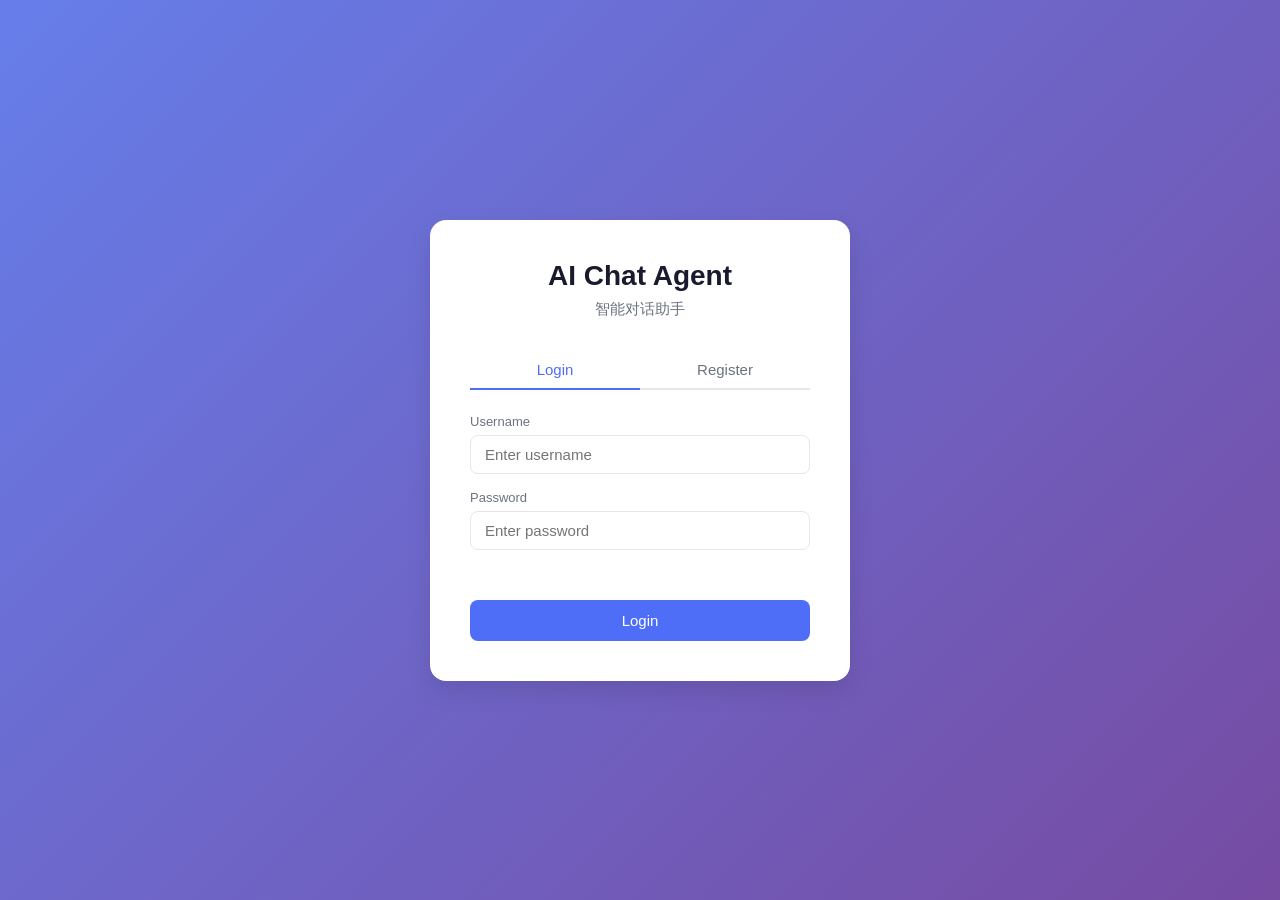
<file: static/index.html>
<!DOCTYPE html>
<html lang="zh-CN">
<head>
    <meta charset="UTF-8">
    <meta name="viewport" content="width=device-width, initial-scale=1.0">
    <title>风控策略智能运维多智能体系统 · 对话工作台</title>
    <link rel="stylesheet" href="/static/css/style.css">
    <link rel="stylesheet" href="/static/lib/github-dark.min.css">
</head>
<body>
    <!-- Auth Container -->
    <div id="auth-container" class="auth-container">
        <div class="auth-card">
            <div class="auth-header">
                <h1>AI Chat Agent</h1>
                <p>智能对话助手</p>
            </div>
            <div class="auth-tabs">
                <button class="auth-tab active" data-tab="login">Login</button>
                <button class="auth-tab" data-tab="register">Register</button>
            </div>
            <form id="login-form" class="auth-form">
                <div class="form-group">
                    <label for="login-username">Username</label>
                    <input type="text" id="login-username" placeholder="Enter username" required>
                </div>
                <div class="form-group">
                    <label for="login-password">Password</label>
                    <input type="password" id="login-password" placeholder="Enter password" required>
                </div>
                <div id="login-error" class="form-error"></div>
                <button type="submit" class="btn btn-primary">Login</button>
            </form>
            <form id="register-form" class="auth-form hidden">
                <div class="form-group">
                    <label for="register-username">Username</label>
                    <input type="text" id="register-username" placeholder="Choose username" required>
                </div>
                <div class="form-group">
                    <label for="register-email">Email</label>
                    <input type="email" id="register-email" placeholder="Enter email" required>
                </div>
                <div class="form-group">
                    <label for="register-password">Password</label>
                    <input type="password" id="register-password" placeholder="Choose password" required minlength="6">
                </div>
                <div id="register-error" class="form-error"></div>
                <button type="submit" class="btn btn-primary">Register</button>
            </form>
        </div>
    </div>

    <!-- Main App Container -->
    <div id="app-container" class="app-container hidden">
        <!-- Sidebar -->
        <aside id="sidebar" class="sidebar">
            <div class="sidebar-header">
                <button id="new-chat-btn" class="btn btn-new-chat">+ New Chat</button>
            </div>
            <div class="sidebar-conversations" id="conversation-list"></div>
            <div class="sidebar-footer">
                <button id="upload-doc-btn" class="btn btn-sidebar-action">📄 Documents</button>
                <div class="user-info">
                    <span id="sidebar-username"></span>
                    <button id="logout-btn" class="btn btn-logout">Logout</button>
                </div>
            </div>
        </aside>

        <!-- Main Chat Area -->
        <main class="main-content">
            <header class="chat-header">
                <button id="sidebar-toggle" class="btn btn-icon">☰</button>
                <h2 id="chat-title">风控策略智能运维多智能体系统</h2>
                <div class="chat-header-actions">
                    <a href="/harness" class="btn btn-agent-mode" title="打开风控策略智能运维多智能体系统控制台">
                        🧭 Harness
                    </a>
                    <button id="agent-mode-toggle" class="btn btn-agent-mode" title="Switch to Agent mode">
                        🤖 Agent Mode
                    </button>
                </div>
            </header>
            <div id="chat-messages" class="chat-messages">
                <div class="welcome-screen" id="welcome-screen">
                    <div class="welcome-icon">🤖</div>
                    <h2>Hello! How can I help you today?</h2>
                    <p>Start a conversation or select one from the sidebar</p>
                    <div class="suggestions">
                        <button class="suggestion-chip" data-text="Explain quantum computing in simple terms">Explain quantum computing</button>
                        <button class="suggestion-chip" data-text="Write a Python script to sort a list">Write Python sorting code</button>
                        <button class="suggestion-chip" data-text="Help me write a professional email">Help write an email</button>
                        <button class="suggestion-chip" data-text="What are the best practices for REST API design?">REST API best practices</button>
                    </div>
                </div>
            </div>
            <div class="chat-input-area">
                <div class="chat-input-container">
                    <div id="attached-docs" class="attached-docs"></div>
                    <div class="input-row">
                        <textarea id="chat-input" placeholder="Type your message..." rows="1"></textarea>
                        <button id="send-btn" class="btn btn-send" disabled>Send</button>
                    </div>
                </div>
            </div>
        </main>
    </div>

    <!-- Upload Modal -->
    <div id="upload-modal" class="modal hidden">
        <div class="modal-content">
            <div class="modal-header">
                <h3>Document Management</h3>
                <button class="modal-close">&times;</button>
            </div>
            <div class="modal-body">
                <div class="upload-zone" id="upload-zone">
                    <p>📁 Drag & drop files here or click to upload</p>
                    <p class="upload-hint">Supports PDF, TXT (max 20MB)</p>
                    <input type="file" id="file-input" accept=".pdf,.txt" hidden>
                </div>
                <div id="upload-progress" class="upload-progress hidden">
                    <div class="progress-bar"><div class="progress-fill"></div></div>
                </div>
                <div id="document-list" class="document-list"></div>
            </div>
        </div>
    </div>

    <div id="toast-container" class="toast-container"></div>

    <script src="/static/lib/marked.min.js"></script>
    <script src="/static/lib/highlight.min.js"></script>
    <script src="/static/js/utils.js"></script>
    <script src="/static/js/api.js"></script>
    <script src="/static/js/markdown.js"></script>
    <script src="/static/js/auth.js"></script>
    <script src="/static/js/conversations.js"></script>
    <script src="/static/js/documents.js"></script>
    <script src="/static/js/chat.js"></script>
    <script src="/static/js/app.js"></script>
</body>
</html>
</file>
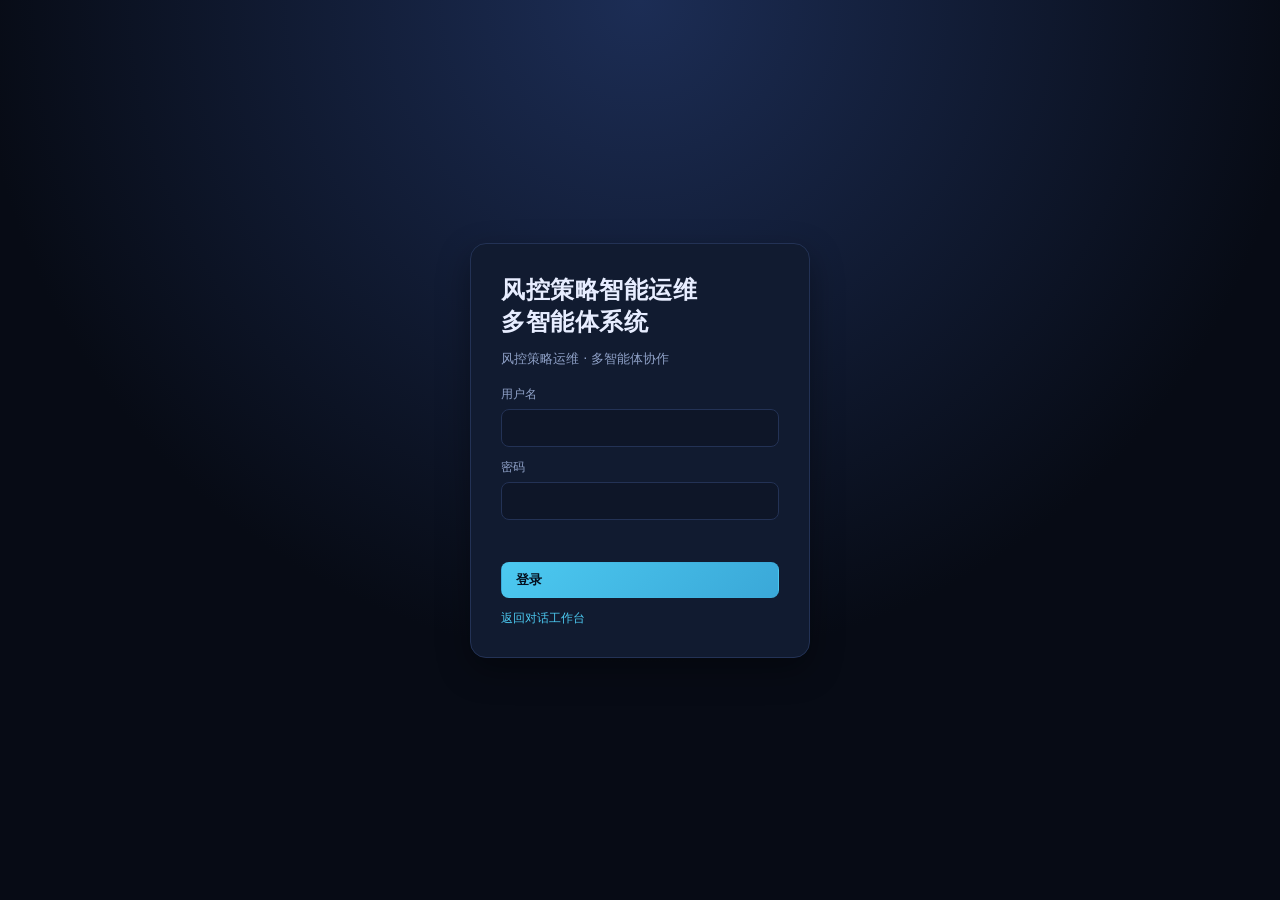
<file: static/harness.html>
<!DOCTYPE html>
<html lang="zh-CN">
<head>
    <meta charset="UTF-8">
    <meta name="viewport" content="width=device-width, initial-scale=1.0">
    <title>风控策略智能运维多智能体系统</title>
    <link rel="stylesheet" href="/static/lib/github-dark.min.css">
    <link rel="stylesheet" href="/static/css/harness.css">
</head>
<body>
    <!-- 登录 -->
    <div id="hx-login" class="hx-login hidden">
        <form id="hx-login-form" class="hx-login-card">
            <h1>风控策略智能运维<br>多智能体系统</h1>
            <p>风控策略运维 · 多智能体协作</p>
            <label>用户名<input id="hx-login-username" autocomplete="username" required></label>
            <label>密码<input id="hx-login-password" type="password" autocomplete="current-password" required></label>
            <div id="hx-login-error" class="hx-error"></div>
            <button type="submit" class="hx-btn primary">登录</button>
            <a class="hx-link" href="/">返回对话工作台</a>
        </form>
    </div>

    <!-- 主应用 -->
    <div id="hx-app" class="hx-app hidden">
        <header class="hx-topbar">
            <div class="hx-brand">
                <span class="hx-logo">H</span>
                <div>
                    <strong>风控策略智能运维多智能体系统</strong>
                    <small>风控策略运维 · 多智能体协作</small>
                </div>
            </div>
            <div id="hx-status" class="hx-status"></div>
            <div class="hx-topbar-actions">
                <a class="hx-btn ghost" href="/">对话工作台</a>
                <button id="hx-refresh" class="hx-btn ghost">刷新</button>
                <button id="hx-new-run" class="hx-btn primary">+ 新建运行</button>
            </div>
        </header>

        <div class="hx-shell">
            <!-- 运行列表 -->
            <aside class="hx-sidebar">
                <div class="hx-sidebar-head">
                    <span>运行记录</span>
                    <span id="hx-run-count" class="hx-muted">0</span>
                </div>
                <div id="hx-runs" class="hx-runs"></div>
            </aside>

            <!-- 主区 -->
            <main class="hx-main">
                <section class="hx-run-head">
                    <div>
                        <h2 id="hx-run-title">选择一个运行，或新建运行</h2>
                        <div id="hx-run-meta" class="hx-run-meta"></div>
                    </div>
                    <div id="hx-run-actions" class="hx-run-actions"></div>
                </section>

                <section class="hx-board" id="hx-board">
                    <div class="hx-board-col" data-status="pending">
                        <h4>待执行 <span id="hx-cnt-pending">0</span></h4>
                        <div id="hx-col-pending" class="hx-col-body"></div>
                    </div>
                    <div class="hx-board-col" data-status="in_progress">
                        <h4>进行中 <span id="hx-cnt-progress">0</span></h4>
                        <div id="hx-col-progress" class="hx-col-body"></div>
                    </div>
                    <div class="hx-board-col" data-status="completed">
                        <h4>已完成 <span id="hx-cnt-completed">0</span></h4>
                        <div id="hx-col-completed" class="hx-col-body"></div>
                    </div>
                    <div class="hx-board-col" data-status="failed">
                        <h4>异常 / 阻塞 <span id="hx-cnt-failed">0</span></h4>
                        <div id="hx-col-failed" class="hx-col-body"></div>
                    </div>
                </section>

                <section class="hx-panel">
                    <div class="hx-panel-head">
                        <h3>运行时间线</h3>
                        <span id="hx-event-count" class="hx-muted">0 事件</span>
                    </div>
                    <div id="hx-timeline" class="hx-timeline"></div>
                </section>

                <section class="hx-panel">
                    <div class="hx-panel-head">
                        <h3>最终报告</h3>
                        <button id="hx-open-report" class="hx-btn ghost small" disabled>全屏查看</button>
                    </div>
                    <div id="hx-report" class="hx-report hx-empty">运行完成后在此展示最终分析报告</div>
                </section>
            </main>

            <!-- 右侧检查器 -->
            <aside class="hx-inspector">
                <div class="hx-tabs">
                    <button class="hx-tab active" data-tab="approvals">审批 <span id="hx-badge-approvals" class="hx-badge hidden">0</span></button>
                    <button class="hx-tab" data-tab="files">文件</button>
                    <button class="hx-tab" data-tab="skills">技能</button>
                    <button class="hx-tab" data-tab="traces">追踪</button>
                    <button class="hx-tab" data-tab="memory">记忆</button>
                </div>
                <div class="hx-pane active" data-pane="approvals">
                    <div id="hx-approvals" class="hx-pane-body hx-empty">暂无待审批动作</div>
                </div>
                <div class="hx-pane" data-pane="files">
                    <div id="hx-files" class="hx-pane-body hx-empty">选择运行后查看工作资产</div>
                </div>
                <div class="hx-pane" data-pane="skills">
                    <div id="hx-skills" class="hx-pane-body hx-empty">加载技能库…</div>
                </div>
                <div class="hx-pane" data-pane="traces">
                    <div id="hx-traces" class="hx-pane-body hx-empty">选择运行后查看链路</div>
                </div>
                <div class="hx-pane" data-pane="memory">
                    <div class="hx-pane-body">
                        <div class="hx-search-row">
                            <input id="hx-memory-q" placeholder="检索长期经验…">
                            <button id="hx-memory-search" class="hx-btn ghost small">搜索</button>
                        </div>
                        <div id="hx-memory" class="hx-empty">输入关键字检索长期记忆</div>
                    </div>
                </div>
            </aside>
        </div>
    </div>

    <!-- 新建运行 -->
    <div id="hx-modal-new" class="hx-modal hidden">
        <div class="hx-modal-card">
            <div class="hx-modal-head">
                <h3>新建 Harness 运行</h3>
                <button class="hx-modal-close" data-close="hx-modal-new">&times;</button>
            </div>
            <p class="hx-muted">描述业务问题即可，主 Agent 会自动拆解任务并委派给专业子 Agent。</p>
            <textarea id="hx-objective" rows="5" placeholder="例如：分析 R_RISK_001 规则上线后出现的误杀问题，给出调整建议、回归测试与效果对比结论"></textarea>
            <div class="hx-chips">
                <button class="hx-chip" data-sample="分析 R_RISK_001 规则上线后出现的误杀问题，给出调整建议、回归测试与效果对比结论">误杀排查</button>
                <button class="hx-chip" data-sample="评估 R_TXN_014 大额交易规则调整方案，完成回测并生成灰度审批材料">规则调整 + 灰度</button>
                <button class="hx-chip" data-sample="核查 device_risk_score 与 same_device_user_count_7d 的分布漂移，判断是否影响拦截效果">特征漂移分析</button>
            </div>
            <div id="hx-new-error" class="hx-error"></div>
            <div class="hx-modal-actions">
                <button class="hx-btn ghost" data-close="hx-modal-new">取消</button>
                <button id="hx-create-run" class="hx-btn primary">启动运行</button>
            </div>
        </div>
    </div>

    <!-- 通用查看器 -->
    <div id="hx-modal" class="hx-modal hidden">
        <div class="hx-modal-card wide">
            <div class="hx-modal-head">
                <h3 id="hx-modal-title">详情</h3>
                <button class="hx-modal-close" data-close="hx-modal">&times;</button>
            </div>
            <div id="hx-modal-body" class="hx-modal-body"></div>
        </div>
    </div>

    <div id="toast-container" class="toast-container"></div>

    <script src="/static/lib/marked.min.js"></script>
    <script src="/static/lib/highlight.min.js"></script>
    <script src="/static/js/utils.js"></script>
    <script src="/static/js/api.js"></script>
    <script src="/static/js/markdown.js"></script>
    <script src="/static/js/harness.js"></script>
</body>
</html>
</file>
<file: static/css/style.css>
/* ===== CSS Reset & Variables ===== */
*,
*::before,
*::after {
    box-sizing: border-box;
    margin: 0;
    padding: 0;
}

:root {
    --primary: #4F6EF7;
    --primary-hover: #3D5CE5;
    --primary-light: #EEF1FE;
    --bg-primary: #FFFFFF;
    --bg-secondary: #F7F8FA;
    --bg-sidebar: #F0F1F5;
    --bg-user-bubble: #4F6EF7;
    --bg-assistant-bubble: #F3F4F6;
    --text-primary: #1A1A2E;
    --text-secondary: #6B7280;
    --text-light: #9CA3AF;
    --border: #E5E7EB;
    --shadow-sm: 0 1px 2px rgba(0, 0, 0, 0.05);
    --shadow-md: 0 4px 6px rgba(0, 0, 0, 0.07);
    --shadow-lg: 0 10px 25px rgba(0, 0, 0, 0.1);
    --radius-sm: 8px;
    --radius-md: 12px;
    --radius-lg: 16px;
    --radius-xl: 24px;
    --sidebar-width: 280px;
    --font-sans: -apple-system, BlinkMacSystemFont, "Segoe UI", Roboto, "Helvetica Neue", Arial, "Noto Sans SC", sans-serif;
    --font-mono: "SF Mono", "Fira Code", "Consolas", monospace;
    --transition: 0.2s ease;
}

body {
    font-family: var(--font-sans);
    background: var(--bg-primary);
    color: var(--text-primary);
    height: 100vh;
    overflow: hidden;
    -webkit-font-smoothing: antialiased;
}

.hidden { display: none !important; }

/* ===== Auth Styles ===== */
.auth-container {
    display: flex;
    align-items: center;
    justify-content: center;
    min-height: 100vh;
    background: linear-gradient(135deg, #667eea 0%, #764ba2 100%);
}

.auth-card {
    background: var(--bg-primary);
    border-radius: var(--radius-lg);
    padding: 40px;
    width: 420px;
    max-width: 90vw;
    box-shadow: var(--shadow-lg);
}

.auth-header {
    text-align: center;
    margin-bottom: 32px;
}

.auth-header h1 {
    font-size: 28px;
    font-weight: 700;
    color: var(--text-primary);
    margin-bottom: 8px;
}

.auth-header p {
    color: var(--text-secondary);
    font-size: 15px;
}

.auth-tabs {
    display: flex;
    margin-bottom: 24px;
    border-bottom: 2px solid var(--border);
}

.auth-tab {
    flex: 1;
    padding: 10px;
    background: none;
    border: none;
    border-bottom: 2px solid transparent;
    margin-bottom: -2px;
    font-size: 15px;
    font-weight: 500;
    color: var(--text-secondary);
    cursor: pointer;
    transition: var(--transition);
}

.auth-tab.active {
    color: var(--primary);
    border-bottom-color: var(--primary);
}

.auth-form {
    display: flex;
    flex-direction: column;
    gap: 16px;
}

.form-group {
    display: flex;
    flex-direction: column;
    gap: 6px;
}

.form-group label {
    font-size: 13px;
    font-weight: 500;
    color: var(--text-secondary);
}

.form-group input {
    padding: 10px 14px;
    border: 1.5px solid var(--border);
    border-radius: var(--radius-sm);
    font-size: 15px;
    font-family: var(--font-sans);
    transition: var(--transition);
    outline: none;
}

.form-group input:focus {
    border-color: var(--primary);
    box-shadow: 0 0 0 3px var(--primary-light);
}

.form-error {
    color: #EF4444;
    font-size: 13px;
    min-height: 18px;
}

/* ===== Buttons ===== */
.btn {
    padding: 10px 20px;
    border: none;
    border-radius: var(--radius-sm);
    font-size: 14px;
    font-weight: 500;
    font-family: var(--font-sans);
    cursor: pointer;
    transition: var(--transition);
}

.btn-primary {
    background: var(--primary);
    color: white;
    width: 100%;
    padding: 12px;
    font-size: 15px;
}

.btn-primary:hover {
    background: var(--primary-hover);
}

.btn-primary:disabled {
    opacity: 0.5;
    cursor: not-allowed;
}

.btn-new-chat {
    width: 100%;
    padding: 10px;
    background: var(--primary);
    color: white;
    border-radius: var(--radius-sm);
    font-size: 14px;
}

.btn-new-chat:hover {
    background: var(--primary-hover);
}

.btn-icon {
    background: none;
    border: none;
    font-size: 20px;
    cursor: pointer;
    padding: 4px 8px;
    border-radius: var(--radius-sm);
    color: var(--text-secondary);
}

.btn-icon:hover {
    background: var(--bg-secondary);
}

.btn-sidebar-action {
    width: 100%;
    background: var(--bg-secondary);
    color: var(--text-primary);
    padding: 8px 12px;
    font-size: 13px;
    text-align: left;
}

.btn-sidebar-action:hover {
    background: var(--border);
}

.btn-logout {
    background: none;
    border: none;
    color: var(--text-light);
    font-size: 12px;
    cursor: pointer;
    padding: 2px 0;
}

.btn-logout:hover {
    color: #EF4444;
}

.btn-send {
    background: var(--primary);
    color: white;
    width: 40px;
    height: 40px;
    padding: 0;
    border-radius: 50%;
    display: flex;
    align-items: center;
    justify-content: center;
    font-size: 18px;
    flex-shrink: 0;
}

.btn-send:hover { background: var(--primary-hover); }
.btn-send:disabled {
    background: var(--border);
    cursor: not-allowed;
}

/* ===== App Layout ===== */
.app-container {
    display: flex;
    height: 100vh;
}

/* ===== Sidebar ===== */
.sidebar {
    width: var(--sidebar-width);
    background: var(--bg-sidebar);
    border-right: 1px solid var(--border);
    display: flex;
    flex-direction: column;
    flex-shrink: 0;
    transition: transform var(--transition);
}

.sidebar-header {
    padding: 16px;
}

.sidebar-conversations {
    flex: 1;
    overflow-y: auto;
    padding: 0 8px;
}

.conversation-item {
    padding: 10px 12px;
    border-radius: var(--radius-sm);
    cursor: pointer;
    font-size: 14px;
    color: var(--text-primary);
    margin-bottom: 4px;
    display: flex;
    align-items: center;
    justify-content: space-between;
    gap: 8px;
    transition: var(--transition);
}

.conversation-item:hover {
    background: var(--border);
}

.conversation-item.active {
    background: white;
    box-shadow: var(--shadow-sm);
}

.conversation-item .conv-title {
    flex: 1;
    white-space: nowrap;
    overflow: hidden;
    text-overflow: ellipsis;
}

.conversation-item .conv-delete {
    opacity: 0;
    background: none;
    border: none;
    color: var(--text-light);
    cursor: pointer;
    font-size: 14px;
    padding: 2px 4px;
    border-radius: 4px;
}

.conversation-item:hover .conv-delete {
    opacity: 1;
}

.conversation-item .conv-delete:hover {
    color: #EF4444;
    background: #FEE2E2;
}

.sidebar-footer {
    padding: 12px 16px;
    border-top: 1px solid var(--border);
    display: flex;
    flex-direction: column;
    gap: 8px;
}

.user-info {
    display: flex;
    align-items: center;
    justify-content: space-between;
    font-size: 13px;
}

#sidebar-username {
    font-weight: 500;
    color: var(--text-primary);
}

/* ===== Main Content ===== */
.main-content {
    flex: 1;
    display: flex;
    flex-direction: column;
    min-width: 0;
}

.chat-header {
    padding: 12px 20px;
    border-bottom: 1px solid var(--border);
    display: flex;
    align-items: center;
    gap: 12px;
    background: var(--bg-primary);
    flex-shrink: 0;
}

.chat-header h2 {
    font-size: 16px;
    font-weight: 600;
    flex: 1;
    white-space: nowrap;
    overflow: hidden;
    text-overflow: ellipsis;
}

/* ===== Chat Messages ===== */
.chat-messages {
    flex: 1;
    overflow-y: auto;
    padding: 20px 0;
    display: flex;
    flex-direction: column;
}

.welcome-screen {
    flex: 1;
    display: flex;
    flex-direction: column;
    align-items: center;
    justify-content: center;
    padding: 40px;
    text-align: center;
}

.welcome-icon {
    font-size: 64px;
    margin-bottom: 16px;
}

.welcome-screen h2 {
    font-size: 22px;
    margin-bottom: 8px;
    color: var(--text-primary);
}

.welcome-screen p {
    color: var(--text-secondary);
    margin-bottom: 24px;
}

.suggestions {
    display: flex;
    flex-wrap: wrap;
    gap: 8px;
    justify-content: center;
    max-width: 600px;
}

.suggestion-chip {
    padding: 8px 16px;
    background: var(--bg-secondary);
    border: 1px solid var(--border);
    border-radius: var(--radius-xl);
    font-size: 13px;
    color: var(--text-primary);
    cursor: pointer;
    font-family: var(--font-sans);
    transition: var(--transition);
}

.suggestion-chip:hover {
    background: var(--primary-light);
    border-color: var(--primary);
    color: var(--primary);
}

/* ===== Message Bubbles ===== */
.message {
    display: flex;
    gap: 12px;
    padding: 8px 24px;
    max-width: 850px;
    width: 100%;
    margin: 0 auto;
}

.message.user {
    flex-direction: row-reverse;
}

.message-avatar {
    width: 32px;
    height: 32px;
    border-radius: 50%;
    display: flex;
    align-items: center;
    justify-content: center;
    font-size: 16px;
    flex-shrink: 0;
}

.message.user .message-avatar {
    background: var(--primary);
}

.message.assistant .message-avatar {
    background: var(--bg-secondary);
}

.message-content {
    max-width: 75%;
    padding: 12px 16px;
    border-radius: var(--radius-md);
    font-size: 15px;
    line-height: 1.6;
    overflow-wrap: break-word;
}

.message.user .message-content {
    background: var(--bg-user-bubble);
    color: white;
    border-bottom-right-radius: 4px;
}

.message.assistant .message-content {
    background: var(--bg-assistant-bubble);
    color: var(--text-primary);
    border-bottom-left-radius: 4px;
}

/* Markdown inside messages */
.message-content p {
    margin-bottom: 8px;
}

.message-content p:last-child {
    margin-bottom: 0;
}

.message-content ul,
.message-content ol {
    margin: 8px 0;
    padding-left: 20px;
}

.message-content li {
    margin-bottom: 4px;
}

.message-content h1,
.message-content h2,
.message-content h3,
.message-content h4 {
    margin: 12px 0 6px;
    font-weight: 600;
}

.message-content h1 { font-size: 1.4em; }
.message-content h2 { font-size: 1.2em; }
.message-content h3 { font-size: 1.1em; }

.message-content table {
    border-collapse: collapse;
    margin: 8px 0;
}

.message-content th,
.message-content td {
    border: 1px solid var(--border);
    padding: 6px 12px;
    text-align: left;
    font-size: 14px;
}

.message-content th {
    background: var(--bg-secondary);
    font-weight: 600;
}

.message-content blockquote {
    border-left: 3px solid var(--primary);
    padding-left: 12px;
    margin: 8px 0;
    color: var(--text-secondary);
}

.message-content a {
    color: var(--primary);
    text-decoration: underline;
}

/* Code blocks */
.message-content pre {
    background: #1E1E2E;
    color: #CDD6F4;
    padding: 16px;
    border-radius: var(--radius-sm);
    overflow-x: auto;
    margin: 8px 0;
    position: relative;
}

.message-content code {
    font-family: var(--font-mono);
    font-size: 13px;
}

.message-content :not(pre) > code {
    background: rgba(0, 0, 0, 0.06);
    padding: 2px 6px;
    border-radius: 4px;
    font-size: 0.9em;
}

.message.user .message-content :not(pre) > code {
    background: rgba(255, 255, 255, 0.2);
}

.code-block-wrapper {
    position: relative;
}

.copy-btn {
    position: absolute;
    top: 8px;
    right: 8px;
    background: rgba(255, 255, 255, 0.1);
    border: none;
    color: #CDD6F4;
    padding: 4px 10px;
    border-radius: 4px;
    font-size: 12px;
    cursor: pointer;
    font-family: var(--font-sans);
    opacity: 0;
    transition: opacity var(--transition);
}

.code-block-wrapper:hover .copy-btn {
    opacity: 1;
}

.copy-btn:hover {
    background: rgba(255, 255, 255, 0.2);
}

/* ===== Chat Input ===== */
.chat-input-area {
    padding: 12px 24px 20px;
    border-top: 1px solid var(--border);
    background: var(--bg-primary);
}

.chat-input-container {
    max-width: 850px;
    margin: 0 auto;
    border: 1.5px solid var(--border);
    border-radius: var(--radius-lg);
    background: var(--bg-secondary);
    padding: 8px 12px;
    transition: border-color var(--transition);
}

.chat-input-container:focus-within {
    border-color: var(--primary);
    box-shadow: 0 0 0 3px var(--primary-light);
}

.input-row {
    display: flex;
    align-items: flex-end;
    gap: 8px;
}

#chat-input {
    flex: 1;
    border: none;
    background: transparent;
    resize: none;
    font-size: 15px;
    font-family: var(--font-sans);
    line-height: 1.5;
    outline: none;
    max-height: 150px;
    padding: 4px 0;
}

.attached-docs {
    display: flex;
    gap: 6px;
    flex-wrap: wrap;
    padding-bottom: 6px;
    min-height: 0;
}

.doc-tag {
    display: flex;
    align-items: center;
    gap: 4px;
    padding: 2px 8px;
    background: var(--primary-light);
    color: var(--primary);
    border-radius: var(--radius-xl);
    font-size: 12px;
}

.doc-tag .doc-tag-remove {
    cursor: pointer;
    font-size: 14px;
    color: var(--primary);
    background: none;
    border: none;
    padding: 0 2px;
}

/* ===== Typing Indicator ===== */
.typing-indicator {
    display: flex;
    gap: 4px;
    padding: 12px 16px;
}

.typing-indicator span {
    width: 8px;
    height: 8px;
    background: var(--text-light);
    border-radius: 50%;
    animation: typing 1.4s infinite;
}

.typing-indicator span:nth-child(2) { animation-delay: 0.2s; }
.typing-indicator span:nth-child(3) { animation-delay: 0.4s; }

@keyframes typing {
    0%, 60%, 100% { transform: translateY(0); opacity: 0.4; }
    30% { transform: translateY(-6px); opacity: 1; }
}

/* ===== Modal ===== */
.modal {
    position: fixed;
    top: 0;
    left: 0;
    right: 0;
    bottom: 0;
    background: rgba(0, 0, 0, 0.5);
    display: flex;
    align-items: center;
    justify-content: center;
    z-index: 1000;
}

.modal-content {
    background: var(--bg-primary);
    border-radius: var(--radius-lg);
    width: 520px;
    max-width: 90vw;
    max-height: 80vh;
    display: flex;
    flex-direction: column;
    box-shadow: var(--shadow-lg);
}

.modal-header {
    padding: 16px 20px;
    border-bottom: 1px solid var(--border);
    display: flex;
    align-items: center;
    justify-content: space-between;
}

.modal-header h3 {
    font-size: 16px;
}

.modal-close {
    background: none;
    border: none;
    font-size: 24px;
    cursor: pointer;
    color: var(--text-secondary);
    padding: 0 4px;
}

.modal-body {
    padding: 20px;
    overflow-y: auto;
}

/* Upload Zone */
.upload-zone {
    border: 2px dashed var(--border);
    border-radius: var(--radius-md);
    padding: 32px;
    text-align: center;
    cursor: pointer;
    transition: var(--transition);
    margin-bottom: 16px;
}

.upload-zone:hover,
.upload-zone.drag-over {
    border-color: var(--primary);
    background: var(--primary-light);
}

.upload-zone p {
    color: var(--text-secondary);
    font-size: 14px;
}

.upload-hint {
    font-size: 12px !important;
    color: var(--text-light) !important;
    margin-top: 4px;
}

.upload-progress {
    margin-bottom: 16px;
}

.progress-bar {
    height: 4px;
    background: var(--border);
    border-radius: 2px;
    overflow: hidden;
}

.progress-fill {
    height: 100%;
    background: var(--primary);
    width: 0%;
    transition: width 0.3s;
}

/* Document List */
.document-list {
    display: flex;
    flex-direction: column;
    gap: 8px;
}

.doc-item {
    display: flex;
    align-items: center;
    gap: 10px;
    padding: 10px 12px;
    background: var(--bg-secondary);
    border-radius: var(--radius-sm);
    font-size: 14px;
    cursor: pointer;
    border: 1px solid transparent;
    transition: border-color 0.15s, background 0.15s;
}

.doc-item:hover {
    border-color: var(--primary);
}

/* 已附加到对话的文档 */
.doc-item.selected {
    border-color: var(--primary);
    background: var(--primary-light);
}

/* 未索引完成（processing / error）：不可附加 */
.doc-item.not-selectable {
    cursor: not-allowed;
    opacity: 0.6;
}

.doc-item.not-selectable:hover {
    border-color: transparent;
}

/* 勾选标记：固定宽度，避免选中前后行内元素位移 */
.doc-item .doc-check {
    width: 16px;
    flex: 0 0 16px;
    text-align: center;
    color: var(--primary);
    font-weight: 700;
    font-size: 13px;
}

.doc-list-hint {
    padding: 0 2px 8px;
    font-size: 12px;
    color: var(--text-light);
}

.doc-item .doc-icon {
    font-size: 20px;
}

.doc-item .doc-info {
    flex: 1;
}

.doc-item .doc-name {
    font-weight: 500;
}

.doc-item .doc-meta {
    font-size: 12px;
    color: var(--text-light);
}

.doc-item .doc-status {
    font-size: 11px;
    padding: 2px 8px;
    border-radius: 10px;
    font-weight: 500;
}

.doc-status.ready {
    background: #D1FAE5;
    color: #065F46;
}

.doc-status.processing {
    background: #FEF3C7;
    color: #92400E;
}

.doc-status.error {
    background: #FEE2E2;
    color: #991B1B;
}

.doc-item .doc-delete {
    background: none;
    border: none;
    color: var(--text-light);
    cursor: pointer;
    font-size: 16px;
}

.doc-item .doc-delete:hover {
    color: #EF4444;
}

/* ===== Toast ===== */
.toast-container {
    position: fixed;
    top: 20px;
    right: 20px;
    z-index: 2000;
    display: flex;
    flex-direction: column;
    gap: 8px;
}

.toast {
    padding: 12px 20px;
    border-radius: var(--radius-sm);
    color: white;
    font-size: 14px;
    box-shadow: var(--shadow-md);
    animation: slideIn 0.3s ease;
}

.toast.error {
    background: #EF4444;
}

.toast.success {
    background: #10B981;
}

.toast.info {
    background: var(--primary);
}

@keyframes slideIn {
    from { transform: translateX(100%); opacity: 0; }
    to { transform: translateX(0); opacity: 1; }
}

/* ===== Responsive ===== */
@media (max-width: 768px) {
    .sidebar {
        position: fixed;
        left: 0;
        top: 0;
        bottom: 0;
        z-index: 100;
        transform: translateX(-100%);
    }

    .sidebar.open {
        transform: translateX(0);
    }

    .message {
        padding: 8px 12px;
    }

    .message-content {
        max-width: 85%;
    }

    #sidebar-toggle {
        display: block;
    }
}

@media (min-width: 769px) {
    #sidebar-toggle {
        display: none;
    }
}

/* Scrollbar */
::-webkit-scrollbar {
    width: 6px;
}

::-webkit-scrollbar-track {
    background: transparent;
}

::-webkit-scrollbar-thumb {
    background: var(--border);
    border-radius: 3px;
}

::-webkit-scrollbar-thumb:hover {
    background: var(--text-light);
}

/* Stop generation button */
.stop-btn {
    background: var(--text-secondary);
    color: white;
    border: none;
    padding: 6px 14px;
    border-radius: var(--radius-xl);
    font-size: 13px;
    cursor: pointer;
    font-family: var(--font-sans);
    position: absolute;
    bottom: 90px;
    left: 50%;
    transform: translateX(-50%);
    z-index: 10;
    animation: fadeIn 0.2s ease;
}

.stop-btn:hover {
    background: var(--text-primary);
}

@keyframes fadeIn {
    from { opacity: 0; }
    to { opacity: 1; }
}

/* ===== Agent Mode ===== */
.btn-agent-mode {
    background: var(--bg-secondary);
    color: var(--text-secondary);
    border: 1px solid var(--border);
    padding: 6px 14px;
    border-radius: var(--radius-xl);
    font-size: 13px;
    font-weight: 500;
    cursor: pointer;
    font-family: var(--font-sans);
    transition: var(--transition);
    white-space: nowrap;
}

.btn-agent-mode:hover {
    background: var(--primary-light);
    border-color: var(--primary);
    color: var(--primary);
}

.btn-agent-mode.active {
    background: var(--primary);
    color: white;
    border-color: var(--primary);
}

/* Agent progress */
.agent-message .message-content {
    max-width: 90% !important;
    background: var(--bg-primary) !important;
    border: 1px solid var(--border) !important;
}

.agent-progress {
    padding: 4px;
}

.agent-status-line {
    display: flex;
    align-items: center;
    gap: 8px;
    margin-bottom: 12px;
    font-size: 14px;
    font-weight: 500;
    color: var(--text-primary);
}

.agent-spinner {
    display: inline-block;
    width: 16px;
    height: 16px;
    border: 2px solid var(--border);
    border-top: 2px solid var(--primary);
    border-radius: 50%;
    animation: spin 1s linear infinite;
}

@keyframes spin {
    to { transform: rotate(360deg); }
}

.agent-steps {
    display: flex;
    flex-direction: column;
    gap: 6px;
}

.agent-step {
    display: flex;
    align-items: center;
    gap: 8px;
    padding: 8px 12px;
    border-radius: var(--radius-sm);
    font-size: 13px;
    background: var(--bg-secondary);
}

.agent-step.pending {
    opacity: 0.6;
}

.agent-step.done {
    background: #D1FAE5;
    color: #065F46;
}

.agent-step.error {
    background: #FEE2E2;
    color: #991B1B;
}

.agent-step .step-icon {
    font-size: 16px;
    flex-shrink: 0;
}

.agent-step .step-name {
    font-weight: 500;
    flex-shrink: 0;
}

.agent-step .step-reason {
    color: var(--text-secondary);
    font-size: 12px;
    margin-left: auto;
}

.agent-step-summary {
    font-size: 12px;
    color: var(--text-secondary);
    padding: 2px 12px 6px;
    overflow: hidden;
    text-overflow: ellipsis;
    white-space: nowrap;
}

/* Agent questions (clarification) */
.agent-questions {
    background: #FFFBEB;
    border: 1px solid #FCD34D;
    border-radius: var(--radius-sm);
    padding: 16px;
}

.agent-questions-icon {
    font-size: 24px;
    margin-bottom: 8px;
}

.agent-questions p {
    margin-bottom: 8px;
}

.agent-questions ul {
    margin: 8px 0;
    padding-left: 20px;
}

.agent-questions li {
    margin-bottom: 6px;
    color: var(--text-primary);
}

.agent-questions-hint {
    font-size: 12px;
    color: var(--text-light);
    margin-top: 12px !important;
    font-style: italic;
}

/* Agent final output */
.agent-final {
    padding: 4px;
}

.agent-final-header {
    font-size: 14px;
    font-weight: 600;
    color: #065F46;
    background: #D1FAE5;
    padding: 8px 12px;
    border-radius: var(--radius-sm);
    margin-bottom: 12px;
}

.agent-final-content {
    font-size: 15px;
    line-height: 1.6;
}

.agent-final-content h1,
.agent-final-content h2,
.agent-final-content h3 {
    margin: 12px 0 6px;
    font-weight: 600;
}

.agent-final-content p {
    margin-bottom: 8px;
}

.agent-final-content pre {
    background: #1E1E2E;
    color: #CDD6F4;
    padding: 16px;
    border-radius: var(--radius-sm);
    overflow-x: auto;
    margin: 8px 0;
}

.agent-final-content code {
    font-family: var(--font-mono);
    font-size: 13px;
}

.agent-final-content table {
    border-collapse: collapse;
    margin: 8px 0;
    width: 100%;
}

.agent-final-content th,
.agent-final-content td {
    border: 1px solid var(--border);
    padding: 6px 12px;
    font-size: 14px;
}

.agent-final-content th {
    background: var(--bg-secondary);
    font-weight: 600;
}

.agent-final-content ul,
.agent-final-content ol {
    margin: 8px 0;
    padding-left: 20px;
}
</file>
<file: static/css/harness.css>
:root {
    --hx-bg: #0a0f1e;
    --hx-bg-2: #0e1628;
    --hx-panel: #111b30;
    --hx-panel-2: #16223c;
    --hx-line: #233255;
    --hx-text: #e7edff;
    --hx-muted: #8fa1c7;
    --hx-accent: #4cc9f0;
    --hx-accent-2: #7c5cff;
    --hx-green: #2dd4bf;
    --hx-amber: #fbbf24;
    --hx-red: #fb7185;
    --hx-purple: #a78bfa;
    --hx-radius: 12px;
    --hx-shadow: 0 12px 32px rgba(0, 0, 0, 0.35);
}

* { box-sizing: border-box; }

html, body {
    margin: 0;
    height: 100%;
    background: radial-gradient(circle at 15% -10%, #1b2a4d 0%, var(--hx-bg) 45%);
    color: var(--hx-text);
    font-family: "Segoe UI", "PingFang SC", "Microsoft YaHei", system-ui, sans-serif;
    font-size: 14px;
}

.hidden { display: none !important; }
.hx-muted { color: var(--hx-muted); font-size: 12px; }
.hx-empty { color: var(--hx-muted); text-align: center; padding: 28px 14px; font-size: 13px; }
.hx-error { color: var(--hx-red); min-height: 18px; font-size: 12px; }
.hx-link { color: var(--hx-accent); font-size: 12px; text-decoration: none; }

/* ------------------------------------------------------------------ 登录 */
.hx-login {
    position: fixed; inset: 0; display: flex; align-items: center; justify-content: center;
    background: radial-gradient(circle at 50% 0%, #1c2d55 0%, #070b15 60%);
    z-index: 50;
}
.hx-login-card {
    width: 340px; padding: 30px; border-radius: 16px; background: var(--hx-panel);
    border: 1px solid var(--hx-line); box-shadow: var(--hx-shadow);
    display: flex; flex-direction: column; gap: 12px;
}
.hx-login-card h1 { margin: 0; font-size: 24px; letter-spacing: 0.5px; }
.hx-login-card p { margin: 0 0 6px; color: var(--hx-muted); font-size: 13px; }
.hx-login-card label { display: flex; flex-direction: column; gap: 6px; font-size: 12px; color: var(--hx-muted); }
.hx-login-card input, textarea, .hx-search-row input {
    background: var(--hx-bg-2); border: 1px solid var(--hx-line); color: var(--hx-text);
    border-radius: 8px; padding: 10px 12px; font-size: 14px; outline: none;
}
.hx-login-card input:focus, textarea:focus, .hx-search-row input:focus {
    border-color: var(--hx-accent);
}

/* ------------------------------------------------------------------ 框架 */
.hx-app { height: 100vh; display: flex; flex-direction: column; overflow: hidden; }

.hx-topbar {
    height: 64px; flex: 0 0 64px; display: flex; align-items: center; gap: 20px;
    padding: 0 20px; border-bottom: 1px solid var(--hx-line);
    background: rgba(10, 15, 30, 0.85); backdrop-filter: blur(8px);
}
.hx-brand { display: flex; align-items: center; gap: 10px; min-width: 220px; }
.hx-brand strong { display: block; font-size: 15px; letter-spacing: 0.4px; }
.hx-brand small { color: var(--hx-muted); font-size: 11px; }
.hx-logo {
    width: 34px; height: 34px; border-radius: 10px; display: grid; place-items: center;
    background: linear-gradient(135deg, var(--hx-accent), var(--hx-accent-2));
    color: #04101f; font-weight: 800; font-size: 18px;
}
.hx-status { display: flex; gap: 8px; flex: 1; flex-wrap: wrap; }
.hx-pill {
    display: inline-flex; align-items: center; gap: 6px; padding: 4px 10px;
    border-radius: 999px; border: 1px solid var(--hx-line); background: var(--hx-panel);
    font-size: 11px; color: var(--hx-muted);
}
.hx-pill b { color: var(--hx-text); font-weight: 600; }
.hx-pill.ok { border-color: rgba(45, 212, 191, 0.35); }
.hx-pill.warn { border-color: rgba(251, 191, 36, 0.35); }
.hx-pill.bad { border-color: rgba(251, 113, 133, 0.35); }
.hx-dot { width: 7px; height: 7px; border-radius: 50%; background: var(--hx-muted); }
.hx-pill.ok .hx-dot { background: var(--hx-green); }
.hx-pill.warn .hx-dot { background: var(--hx-amber); }
.hx-pill.bad .hx-dot { background: var(--hx-red); }

.hx-topbar-actions { display: flex; gap: 8px; }

.hx-shell {
    flex: 1; display: grid; grid-template-columns: 268px minmax(0, 1fr) 380px;
    overflow: hidden;
}

/* ------------------------------------------------------------------ 侧栏 */
.hx-sidebar {
    border-right: 1px solid var(--hx-line); background: rgba(14, 22, 40, 0.6);
    display: flex; flex-direction: column; overflow: hidden;
}
.hx-sidebar-head {
    padding: 14px 16px; display: flex; justify-content: space-between;
    font-size: 12px; color: var(--hx-muted); border-bottom: 1px solid var(--hx-line);
}
.hx-runs { overflow-y: auto; padding: 8px; display: flex; flex-direction: column; gap: 6px; }
.hx-run-item {
    padding: 10px 12px; border-radius: 10px; border: 1px solid transparent;
    cursor: pointer; background: transparent; transition: 0.15s;
}
.hx-run-item:hover { background: var(--hx-panel); }
.hx-run-item.active { background: var(--hx-panel-2); border-color: rgba(76, 201, 240, 0.4); }
.hx-run-item .hx-run-obj {
    font-size: 13px; line-height: 1.45; display: -webkit-box; -webkit-line-clamp: 2;
    -webkit-box-orient: vertical; overflow: hidden; margin-bottom: 6px;
}
.hx-run-item .hx-run-sub { display: flex; justify-content: space-between; align-items: center; gap: 8px; }

/* ------------------------------------------------------------------ 主区 */
.hx-main { overflow-y: auto; padding: 18px 20px 32px; display: flex; flex-direction: column; gap: 14px; }
.hx-run-head { display: flex; justify-content: space-between; gap: 16px; align-items: flex-start; }
.hx-run-head h2 { margin: 0 0 8px; font-size: 18px; line-height: 1.4; }
.hx-run-meta { display: flex; flex-wrap: wrap; gap: 6px 14px; font-size: 12px; color: var(--hx-muted); }
.hx-run-actions { display: flex; gap: 8px; flex-shrink: 0; }

.hx-btn {
    border: 1px solid var(--hx-line); background: var(--hx-panel); color: var(--hx-text);
    border-radius: 8px; padding: 8px 14px; font-size: 13px; cursor: pointer;
    transition: 0.15s; text-decoration: none; display: inline-flex; align-items: center; gap: 6px;
}
.hx-btn:hover { border-color: var(--hx-accent); }
.hx-btn.primary {
    background: linear-gradient(135deg, var(--hx-accent), #3aa8d8);
    border-color: transparent; color: #04101f; font-weight: 700;
}
.hx-btn.danger { color: var(--hx-red); border-color: rgba(251, 113, 133, 0.4); }
.hx-btn.ghost { background: transparent; }
.hx-btn.small { padding: 4px 9px; font-size: 12px; }
.hx-btn:disabled { opacity: 0.45; cursor: not-allowed; }

/* 任务板 */
.hx-board { display: grid; grid-template-columns: repeat(4, minmax(0, 1fr)); gap: 10px; }
.hx-board-col {
    background: rgba(17, 27, 48, 0.7); border: 1px solid var(--hx-line);
    border-radius: var(--hx-radius); display: flex; flex-direction: column; min-height: 150px;
}
.hx-board-col h4 {
    margin: 0; padding: 10px 12px; font-size: 12px; color: var(--hx-muted);
    border-bottom: 1px solid var(--hx-line); display: flex; justify-content: space-between;
}
.hx-board-col[data-status="in_progress"] h4 { color: var(--hx-accent); }
.hx-board-col[data-status="completed"] h4 { color: var(--hx-green); }
.hx-board-col[data-status="failed"] h4 { color: var(--hx-red); }
.hx-col-body { padding: 8px; display: flex; flex-direction: column; gap: 8px; overflow-y: auto; max-height: 330px; }

.hx-task {
    background: var(--hx-panel-2); border: 1px solid var(--hx-line); border-radius: 10px;
    padding: 10px; cursor: pointer; transition: 0.15s;
}
.hx-task:hover { border-color: var(--hx-accent); }
.hx-task .hx-task-title { font-size: 12.5px; line-height: 1.45; margin-bottom: 6px; }
.hx-task .hx-task-meta { display: flex; justify-content: space-between; font-size: 10.5px; color: var(--hx-muted); gap: 6px; }
.hx-task .hx-task-agent { color: var(--hx-purple); }
.hx-task .hx-task-artifacts { margin-top: 6px; font-size: 10.5px; color: var(--hx-accent); word-break: break-all; }
.hx-task.running { border-color: rgba(76, 201, 240, 0.6); box-shadow: 0 0 0 1px rgba(76, 201, 240, 0.2); }
.hx-task.failed { border-color: rgba(251, 113, 133, 0.45); }

/* 面板 */
.hx-panel { background: rgba(17, 27, 48, 0.72); border: 1px solid var(--hx-line); border-radius: var(--hx-radius); }
.hx-panel-head {
    display: flex; justify-content: space-between; align-items: center;
    padding: 12px 14px; border-bottom: 1px solid var(--hx-line);
}
.hx-panel-head h3 { margin: 0; font-size: 13px; letter-spacing: 0.3px; }

/* 时间线 */
.hx-timeline { max-height: 300px; overflow-y: auto; padding: 10px 14px; display: flex; flex-direction: column; gap: 6px; }
.hx-event { display: grid; grid-template-columns: 66px 92px 1fr; gap: 10px; font-size: 12px; align-items: start; }
.hx-event time { color: var(--hx-muted); font-variant-numeric: tabular-nums; }
.hx-event .hx-ev-type {
    font-size: 10px; padding: 2px 6px; border-radius: 5px; text-align: center;
    background: var(--hx-panel-2); color: var(--hx-muted); white-space: nowrap; overflow: hidden;
    text-overflow: ellipsis;
}
.hx-event .hx-ev-body { color: #c9d6f2; line-height: 1.5; word-break: break-word; }
.hx-event.error .hx-ev-type { color: var(--hx-red); }
.hx-event.done .hx-ev-type { color: var(--hx-green); }
.hx-event.approval .hx-ev-type { color: var(--hx-amber); }
.hx-event.tool .hx-ev-type { color: var(--hx-accent); }

/* 报告 */
.hx-report { padding: 16px 20px; max-height: 460px; overflow-y: auto; font-size: 13px; line-height: 1.65; }
.hx-report h1 { font-size: 20px; margin: 4px 0 12px; }
.hx-report h2 { font-size: 15px; margin: 18px 0 8px; color: var(--hx-accent); }
.hx-report h3 { font-size: 13.5px; margin: 14px 0 6px; }
.hx-report table { border-collapse: collapse; width: 100%; margin: 8px 0; font-size: 12px; }
.hx-report th, .hx-report td { border: 1px solid var(--hx-line); padding: 6px 8px; text-align: left; }
.hx-report th { background: var(--hx-panel-2); }
.hx-report code { background: var(--hx-bg-2); padding: 1px 5px; border-radius: 4px; font-size: 12px; }
.hx-report pre { background: var(--hx-bg-2); padding: 12px; border-radius: 8px; overflow-x: auto; }
.hx-report pre code { background: transparent; padding: 0; }
.hx-report blockquote { border-left: 3px solid var(--hx-accent); margin: 10px 0; padding: 4px 12px; color: var(--hx-muted); }

/* ------------------------------------------------------------------ 检查器 */
.hx-inspector {
    border-left: 1px solid var(--hx-line); background: rgba(14, 22, 40, 0.72);
    display: flex; flex-direction: column; overflow: hidden;
}
.hx-tabs { display: flex; border-bottom: 1px solid var(--hx-line); flex: 0 0 auto; }
.hx-tab {
    flex: 1; background: transparent; border: none; border-bottom: 2px solid transparent;
    color: var(--hx-muted); padding: 12px 4px; font-size: 12px; cursor: pointer; position: relative;
}
.hx-tab.active { color: var(--hx-text); border-bottom-color: var(--hx-accent); }
.hx-badge {
    display: inline-block; min-width: 16px; padding: 0 4px; border-radius: 8px;
    background: var(--hx-red); color: #fff; font-size: 10px; line-height: 16px; margin-left: 3px;
}
.hx-pane { display: none; flex: 1; overflow: hidden; }
.hx-pane.active { display: flex; flex-direction: column; }
.hx-pane-body { overflow-y: auto; padding: 12px; display: flex; flex-direction: column; gap: 8px; }

/* 审批卡 */
.hx-approval {
    border: 1px solid rgba(251, 191, 36, 0.35); border-radius: 10px;
    background: rgba(251, 191, 36, 0.06); padding: 12px; display: flex; flex-direction: column; gap: 8px;
}
.hx-approval .hx-ap-head { display: flex; justify-content: space-between; gap: 8px; font-size: 12px; }
.hx-approval .hx-ap-action { color: var(--hx-amber); font-weight: 700; }
.hx-approval .hx-ap-target { font-size: 12px; color: #cfdcf7; word-break: break-all; }
.hx-approval .hx-ap-reason { font-size: 11.5px; color: var(--hx-muted); line-height: 1.5; }
.hx-approval .hx-ap-actions { display: flex; gap: 8px; }
.hx-risk { font-size: 10px; padding: 2px 6px; border-radius: 5px; background: rgba(251, 113, 133, 0.16); color: var(--hx-red); }
.hx-risk.medium { background: rgba(251, 191, 36, 0.16); color: var(--hx-amber); }
.hx-risk.low { background: rgba(45, 212, 191, 0.14); color: var(--hx-green); }

/* 文件 */
.hx-file-group { margin-bottom: 4px; }
.hx-file-group-title { font-size: 11px; color: var(--hx-muted); padding: 6px 4px; text-transform: uppercase; letter-spacing: 0.5px; }
.hx-file {
    display: flex; justify-content: space-between; gap: 8px; padding: 7px 9px;
    border-radius: 7px; cursor: pointer; font-size: 12px; border: 1px solid transparent;
}
.hx-file:hover { background: var(--hx-panel-2); border-color: var(--hx-line); }
.hx-file .hx-file-name { color: #cfdcf7; word-break: break-all; }
.hx-file .hx-file-size { color: var(--hx-muted); font-size: 10.5px; white-space: nowrap; }

/* 技能 */
.hx-skill {
    border: 1px solid var(--hx-line); border-radius: 10px; padding: 10px 12px;
    cursor: pointer; background: var(--hx-panel);
}
.hx-skill:hover { border-color: var(--hx-accent); }
.hx-skill .hx-skill-name { font-size: 12.5px; color: var(--hx-accent); margin-bottom: 4px; }
.hx-skill .hx-skill-desc { font-size: 11.5px; color: var(--hx-muted); line-height: 1.5; }
.hx-skill .hx-skill-tags { margin-top: 6px; display: flex; flex-wrap: wrap; gap: 4px; }
.hx-tag { font-size: 10px; padding: 1px 6px; border-radius: 5px; background: var(--hx-panel-2); color: var(--hx-muted); }

/* 追踪 */
.hx-trace {
    display: grid; grid-template-columns: 1fr 60px; gap: 6px; padding: 7px 9px;
    border-radius: 7px; background: var(--hx-panel); font-size: 11.5px; border-left: 2px solid var(--hx-line);
}
.hx-trace.ok { border-left-color: var(--hx-green); }
.hx-trace.error { border-left-color: var(--hx-red); }
.hx-trace .hx-trace-name { color: #cfdcf7; word-break: break-all; }
.hx-trace .hx-trace-kind { font-size: 10px; color: var(--hx-muted); }
.hx-trace .hx-trace-ms { text-align: right; color: var(--hx-muted); font-variant-numeric: tabular-nums; }

/* 记忆 */
.hx-search-row { display: flex; gap: 8px; }
.hx-search-row input { flex: 1; }
.hx-memory-item { border: 1px solid var(--hx-line); border-radius: 9px; padding: 10px; background: var(--hx-panel); }
.hx-memory-item .hx-memory-kind { font-size: 10px; color: var(--hx-purple); text-transform: uppercase; letter-spacing: 0.4px; }
.hx-memory-item .hx-memory-text { font-size: 12px; line-height: 1.55; margin-top: 4px; color: #cfdcf7; }
.hx-memory-item .hx-memory-meta { font-size: 10.5px; color: var(--hx-muted); margin-top: 6px; }

/* 表格 */
.hx-table { width: 100%; border-collapse: collapse; font-size: 12px; }
.hx-table th, .hx-table td { border: 1px solid var(--hx-line); padding: 7px 9px; text-align: left; }
.hx-table th { background: var(--hx-panel-2); color: var(--hx-muted); font-weight: 600; }

/* 状态徽章 */
.hx-state {
    font-size: 10.5px; padding: 2px 8px; border-radius: 999px; border: 1px solid var(--hx-line);
    color: var(--hx-muted); white-space: nowrap;
}
.hx-state.completed { color: var(--hx-green); border-color: rgba(45, 212, 191, 0.4); }
.hx-state.running, .hx-state.planning, .hx-state.queued { color: var(--hx-accent); border-color: rgba(76, 201, 240, 0.4); }
.hx-state.failed, .hx-state.cancelled { color: var(--hx-red); border-color: rgba(251, 113, 133, 0.4); }
.hx-state.waiting_approval { color: var(--hx-amber); border-color: rgba(251, 191, 36, 0.4); }

/* 模态 */
.hx-modal {
    position: fixed; inset: 0; background: rgba(4, 8, 18, 0.72); backdrop-filter: blur(3px);
    display: flex; align-items: center; justify-content: center; z-index: 40; padding: 24px;
}
.hx-modal-card {
    width: min(620px, 94vw); max-height: 88vh; overflow: hidden; display: flex; flex-direction: column;
    background: var(--hx-panel); border: 1px solid var(--hx-line); border-radius: 14px;
    box-shadow: var(--hx-shadow); padding: 20px; gap: 12px;
}
.hx-modal-card.wide { width: min(900px, 94vw); }
.hx-modal-head { display: flex; justify-content: space-between; align-items: center; }
.hx-modal-head h3 { margin: 0; font-size: 15px; }
.hx-modal-close {
    background: transparent; border: none; color: var(--hx-muted); font-size: 22px; cursor: pointer; line-height: 1;
}
.hx-modal-body { overflow-y: auto; font-size: 13px; line-height: 1.6; }
.hx-modal-body pre {
    background: var(--hx-bg-2); border: 1px solid var(--hx-line); border-radius: 8px;
    padding: 12px; overflow: auto; font-size: 12px; max-height: 60vh; white-space: pre-wrap; word-break: break-word;
}
.hx-modal-actions { display: flex; justify-content: flex-end; gap: 8px; }
.hx-modal textarea {
    width: 100%; resize: vertical; background: var(--hx-bg-2);
    border: 1px solid var(--hx-line); border-radius: 8px; color: var(--hx-text);
    padding: 12px; font-size: 13px; line-height: 1.6;
}
.hx-chips { display: flex; flex-wrap: wrap; gap: 6px; }
.hx-chip {
    background: var(--hx-panel-2); border: 1px solid var(--hx-line); color: var(--hx-muted);
    border-radius: 999px; padding: 4px 10px; font-size: 11px; cursor: pointer;
}
.hx-chip:hover { color: var(--hx-text); border-color: var(--hx-accent); }

/* Toast（复用全局样式，但补齐位置） */
.toast-container { position: fixed; bottom: 20px; right: 20px; display: flex; flex-direction: column; gap: 8px; z-index: 60; }
.toast {
    padding: 10px 14px; border-radius: 8px; background: var(--hx-panel-2);
    border: 1px solid var(--hx-line); color: var(--hx-text); font-size: 12.5px;
    box-shadow: var(--hx-shadow); animation: hx-in 0.18s ease-out;
}
.toast.success { border-color: rgba(45, 212, 191, 0.5); }
.toast.error { border-color: rgba(251, 113, 133, 0.5); }
.toast.warning { border-color: rgba(251, 191, 36, 0.5); }
@keyframes hx-in { from { opacity: 0; transform: translateY(6px); } to { opacity: 1; transform: none; } }

/* 滚动条 */
::-webkit-scrollbar { width: 8px; height: 8px; }
::-webkit-scrollbar-thumb { background: #223252; border-radius: 4px; }
::-webkit-scrollbar-track { background: transparent; }

/* 响应式 */
@media (max-width: 1280px) {
    .hx-shell { grid-template-columns: 230px minmax(0, 1fr) 330px; }
    .hx-board { grid-template-columns: repeat(2, minmax(0, 1fr)); }
}
@media (max-width: 980px) {
    .hx-shell { grid-template-columns: 1fr; overflow-y: auto; }
    .hx-sidebar { max-height: 180px; border-right: none; border-bottom: 1px solid var(--hx-line); }
    .hx-main { overflow: visible; }
    .hx-inspector { border-left: none; border-top: 1px solid var(--hx-line); max-height: 520px; }
    .hx-status { display: none; }
}
</file>
<file: static/lib/github-dark.min.css>
pre code.hljs{display:block;overflow-x:auto;padding:1em}code.hljs{padding:3px 5px}/*!
  Theme: GitHub Dark
  Description: Dark theme as seen on github.com
  Author: github.com
  Maintainer: @Hirse
  Updated: 2021-05-15

  Outdated base version: https://github.com/primer/github-syntax-dark
  Current colors taken from GitHub's CSS
*/.hljs{color:#c9d1d9;background:#0d1117}.hljs-doctag,.hljs-keyword,.hljs-meta .hljs-keyword,.hljs-template-tag,.hljs-template-variable,.hljs-type,.hljs-variable.language_{color:#ff7b72}.hljs-title,.hljs-title.class_,.hljs-title.class_.inherited__,.hljs-title.function_{color:#d2a8ff}.hljs-attr,.hljs-attribute,.hljs-literal,.hljs-meta,.hljs-number,.hljs-operator,.hljs-selector-attr,.hljs-selector-class,.hljs-selector-id,.hljs-variable{color:#79c0ff}.hljs-meta .hljs-string,.hljs-regexp,.hljs-string{color:#a5d6ff}.hljs-built_in,.hljs-symbol{color:#ffa657}.hljs-code,.hljs-comment,.hljs-formula{color:#8b949e}.hljs-name,.hljs-quote,.hljs-selector-pseudo,.hljs-selector-tag{color:#7ee787}.hljs-subst{color:#c9d1d9}.hljs-section{color:#1f6feb;font-weight:700}.hljs-bullet{color:#f2cc60}.hljs-emphasis{color:#c9d1d9;font-style:italic}.hljs-strong{color:#c9d1d9;font-weight:700}.hljs-addition{color:#aff5b4;background-color:#033a16}.hljs-deletion{color:#ffdcd7;background-color:#67060c}
</file>
